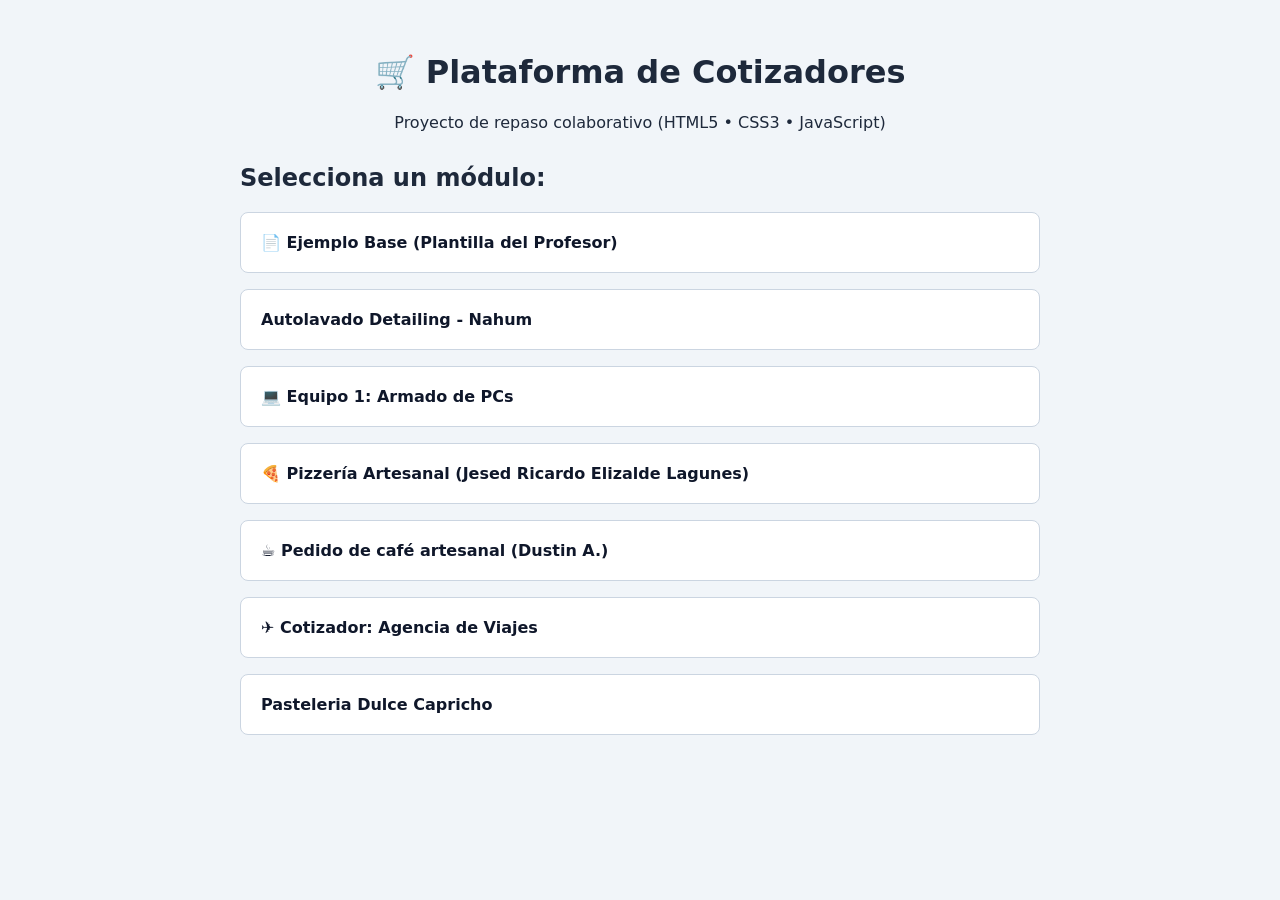
<file: index.html>
<!DOCTYPE html>
<html lang="es">
<head>
  <meta charset="UTF-8">
  <meta name="viewport" content="width=device-width, initial-scale=1.0">
  <title>Cotizadores Colaborativos - Repaso Final</title>
  <style>
    body {
      font-family: system-ui, -apple-system, sans-serif;
      background-color: #f1f5f9;
      color: #1e293b;
      max-width: 800px;
      margin: 0 auto;
      padding: 2rem 1rem;
    }
    header {
      text-align: center;
      margin-bottom: 2rem;
    }
    .menu-equipos {
      list-style: none;
      padding: 0;
      display: flex;
      flex-direction: column;
      gap: 1rem;
    }
    .menu-equipos a {
      display: block;
      background: white;
      padding: 1.25rem;
      border-radius: 8px;
      text-decoration: none;
      color: #0f172a;
      font-weight: 600;
      border: 1px solid #cbd5e1;
      transition: transform 0.2s, border-color 0.2s;
    }
    .menu-equipos a:hover {
      transform: translateX(6px);
      border-color: #2563eb;
      color: #2563eb;
    }
  </style>
</head>
<body>

  <header>
    <h1>🛒 Plataforma de Cotizadores</h1>
    <p>Proyecto de repaso colaborativo (HTML5 • CSS3 • JavaScript)</p>
  </header>

  <main>
    <h2>Selecciona un módulo:</h2>
    
    <!-- =================================================================
         INSTRUCCIONES PARA LOS EQUIPOS (SESIÓN 2):
         Agrega un <li> con el enlace a tu archivo dentro de esta lista.
         Ejemplo: <li><a href="equipo1-pizza.html">🍕 Equipo 1: Pizzería</a></li>
    ================================================================== -->
    <ul class="menu-equipos">
      <li><a href="plantilla.html">📄 Ejemplo Base (Plantilla del Profesor)</a></li>
      <!-- ⬇️ AGREGUEN SUS ENLACES DEBAJO DE ESTA LÍNEA ⬇️ -->
      <li><a href="nahum-autolavado.html">Autolavado Detailing - Nahum</a></li>
      <li><a href="armadopcs-fernando.html">💻 Equipo 1: Armado de PCs</a></li>
      <li>
        <a href="jesed-elizalde-pizzeria.html">
          🍕 Pizzería Artesanal (Jesed Ricardo Elizalde Lagunes)
        </a>
      </li>
      <li>
        <a href="Dustin-Cafeteria.html">
          ☕ Pedido de café artesanal (Dustin A.)
        </a>
      </li>

      <li><a href="gilberto-romero-agencia-viajes.html">✈️ Cotizador: Agencia de Viajes</a></li>

       <li><a href="italy-pasteleria.html">Pasteleria Dulce Capricho </a></li>
      <!-- ⬆️ AGREGUEN SUS ENLACES ARRIBA DE ESTA LÍNEA ⬆️ -->
    </ul>
  </main>

</body>
</html>
</file>
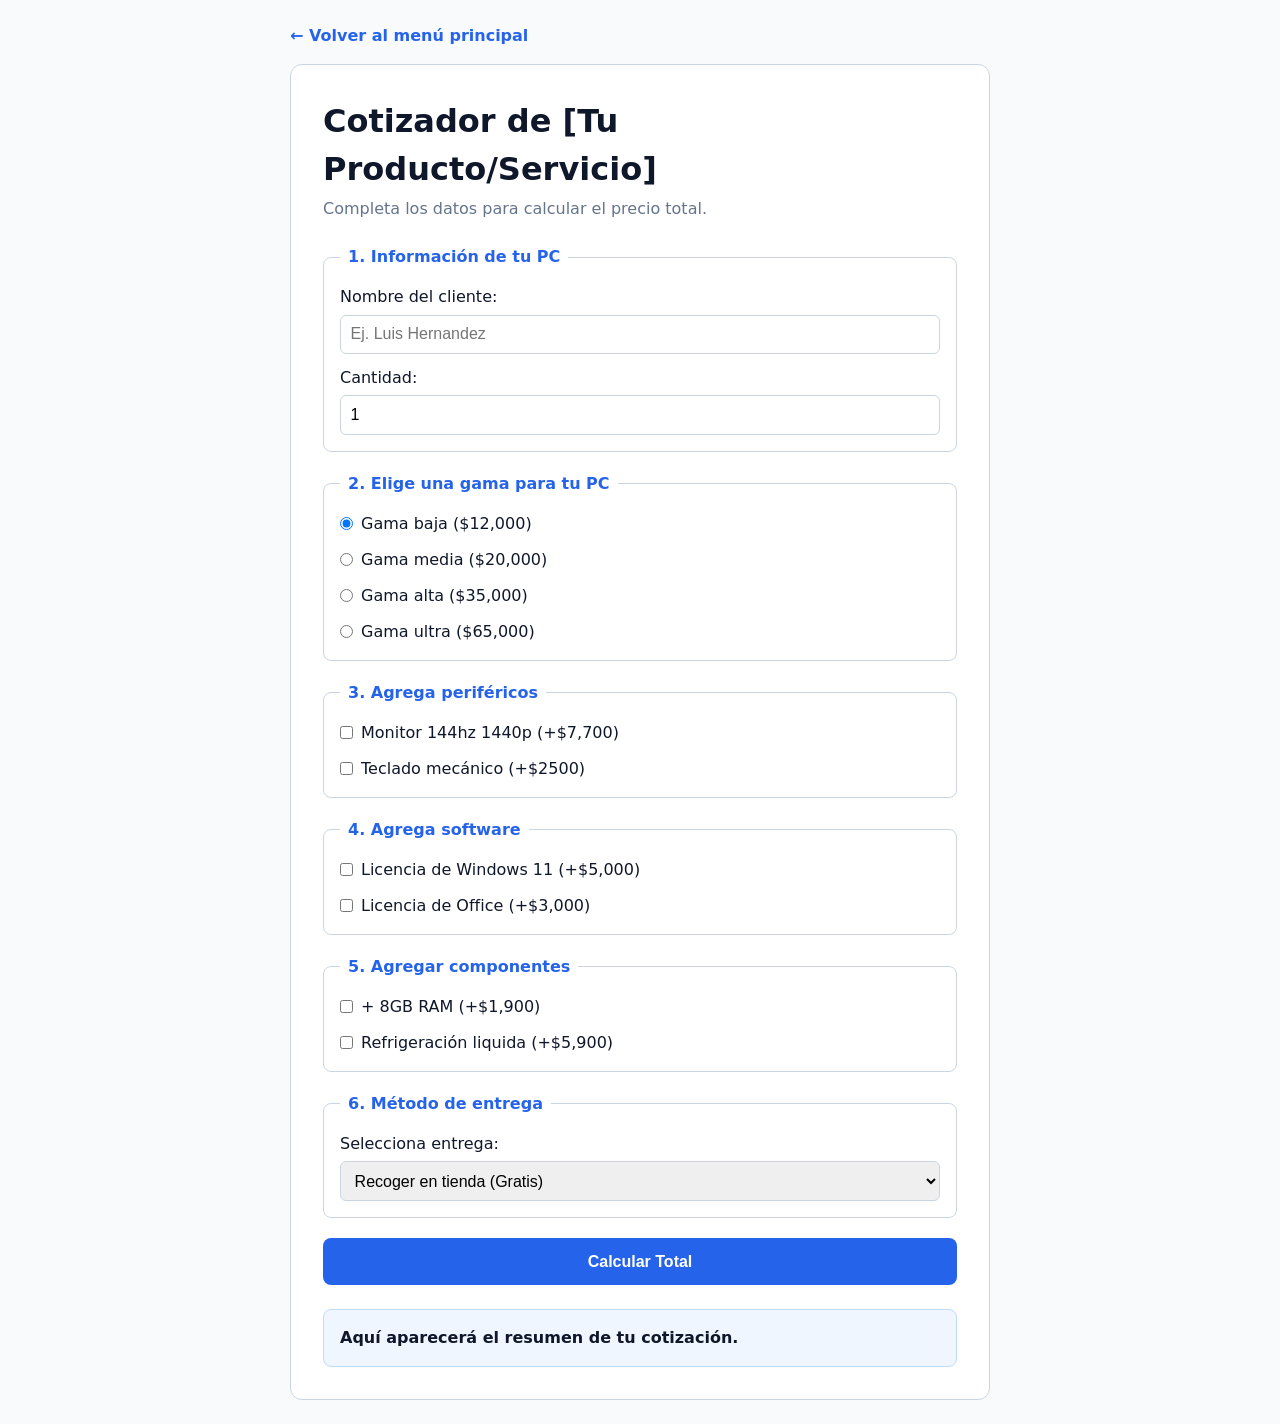
<file: armadopcs-fernando.html>
<!DOCTYPE html>
<html lang="es">
<head>
  <meta charset="UTF-8">
  <meta name="viewport" content="width=device-width, initial-scale=1.0">
  <title>Cotizador - [Nombre de tu Tema]</title>
  
  <!-- SPRINT 2 (Lunes): Cambia "plantilla.css" por el nombre de tu archivo CSS (ej. equipo1.css) -->
  <link rel="stylesheet" href="plantilla.css">
</head>
<body>

  <nav class="barra-volver">
    <a href="index.html">← Volver al menú principal</a>
  </nav>

  <main class="contenedor">
    <h1>Cotizador de [Tu Producto/Servicio]</h1>
    <p>Completa los datos para calcular el precio total.</p>

    <!-- =================================================================
         SPRINT 1 (Jueves y Viernes): FORMULARIO HTML5
         Requisitos:
         1. Usar <fieldset> y <legend> para agrupar secciones.
         2. Vincular cada <label for="id"> con su <input id="id">.
         3. Incluir: number, radio, checkbox y select.
    ================================================================== -->
    <form id="formularioCotizador">

      <!-- SECCIÓN 1: Datos básicos y cantidad -->
      <fieldset class="grupo-campos">
        <legend>1. Información de tu PC</legend>

        <div class="campo">
          <label for="nombreCliente">Nombre del cliente:</label>
          <input type="text" id="nombreCliente" placeholder="Ej. Luis Hernandez" required>
        </div>

        <div class="campo">
          <label for="cantidad">Cantidad:</label>
          <input type="number" id="cantidad" value="1" min="1" max="50" required>
        </div>
      </fieldset>

      <!-- SECCIÓN 2: Opciones excluyentes (Radio) -->
      <fieldset class="grupo-campos">
        <legend>2. Elige una gama para tu PC</legend>
        
        <label class="opcion-linea">
          <input type="radio" name="planBase" id="planBasico" value="12,000" checked>
          Gama baja ($12,000)
        </label>

        <label class="opcion-linea">
          <input type="radio" name="planBase" id="planPremium" value="20,000">
          Gama media ($20,000)
        </label>

        <label class="opcion-linea">
          <input type="radio" name="planBase" id="planPro" value="35,000">
          Gama alta ($35,000)
        </label>
        
        <label class="opcion-linea">
          <input type="radio" name="planBase" id="planUltra" value="65,000">
          Gama ultra ($65,000)
        </label>

      </fieldset>

      <!-- SECCIÓN 3: Extras opcionales (Checkbox) -->
      <fieldset class="grupo-campos">
        <legend>3. Agrega periféricos</legend>

        <label class="opcion-linea">
          <input type="checkbox" id="monitor144" value="7700">
          Monitor 144hz 1440p (+$7,700)
        </label>

        <label class="opcion-linea">
          <input type="checkbox" id="tecladomec" value="2500">
          Teclado mecánico (+$2500)
        </label>
      </fieldset>

      <fieldset class="grupo-campos">
        <legend>4. Agrega software</legend>

        <label class="opcion-linea">
          <input type="checkbox" id="win11" value="5000">
          Licencia de Windows 11 (+$5,000)
        </label>

        <label class="opcion-linea">
          <input type="checkbox" id="office" value="3000">
          Licencia de Office (+$3,000)
        </label>
      </fieldset>

      <fieldset class="grupo-campos">
        <legend>5. Agregar componentes</legend>

        <label class="opcion-linea">
          <input type="checkbox" id="+RAM" value="1900">
          + 8GB RAM (+$1,900)
        </label>

        <label class="opcion-linea">
          <input type="checkbox" id="refliquida" value="5900">
          Refrigeración liquida (+$5,900)
        </label>
      </fieldset>
      <!-- SECCIÓN 4: Lista desplegable (Select) -->
      <fieldset class="grupo-campos">
        <legend>6. Método de entrega</legend>
        
        <div class="campo">
          <label for="tipoEntrega">Selecciona entrega:</label>
          <select id="tipoEntrega">
            <option value="tienda">Recoger en tienda (Gratis)</option>
            <option value="domicilio">Envío a domicilio (+$250)</option>
          </select>
        </div>
      </fieldset>

      <!-- Botón type="button" para que JS lo controle sin recargar la página -->
      <button type="button" id="btnCalcular" class="btn-principal">Calcular Total</button>

    </form>

    <!-- Caja donde JavaScript mostrará el resultado en el Sprint 3 -->
    <div id="cajaResultado" class="resultado">
      Aquí aparecerá el resumen de tu cotización.
    </div>
  </main>

  <!-- SPRINT 3 (Jueves 2): Cambia "plantilla.js" por el nombre de tu archivo JS (ej. equipo1.js) -->
  <script src="plantilla.js"></script>
</body>
</html>
</file>
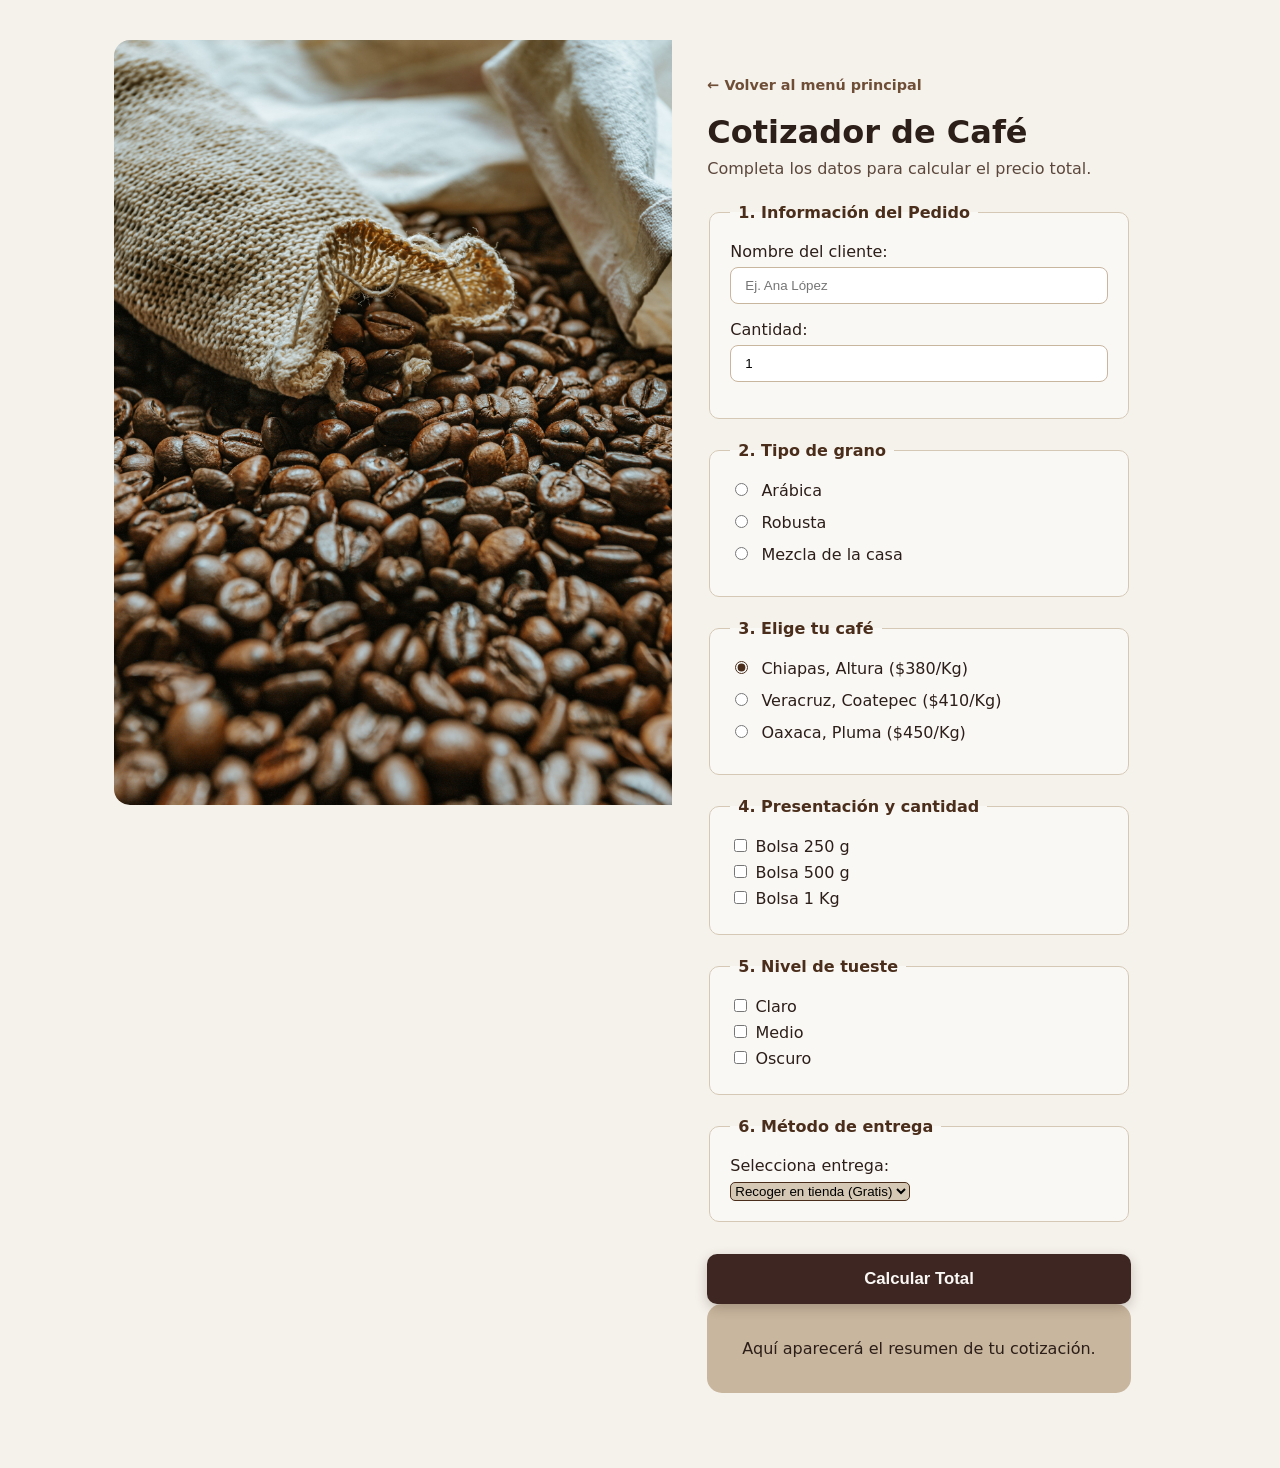
<file: Dustin-Cafeteria.html>
<!DOCTYPE html>
<html lang="es">
<head>
  <meta charset="UTF-8">
  <meta name="viewport" content="width=device-width, initial-scale=1.0">
  <title>Cotizador - Café especialidad</title>
  
  <!-- SPRINT 2 (Lunes): Cambia "plantilla.css" por el nombre de tu archivo CSS (ej. equipo1.css) -->
  <link rel="stylesheet" href="Dustin-Cafeteria.css">
</head>
<body>
  <div class="columna-imagen">
  <img src="IMG-CAFETERIA/pexels-shotbyrain-4912405.jpg">
  </div>


  <main class="contenedor">

    <nav class="barra-volver">
    <a href="index.html">← Volver al menú principal</a>
  </nav>

    <h1>Cotizador de Café </h1>
    <p>Completa los datos para calcular el precio total.</p>

    <!-- =================================================================
         SPRINT 1 (Jueves y Viernes): FORMULARIO HTML5
         Requisitos:
         1. Usar <fieldset> y <legend> para agrupar secciones.
         2. Vincular cada <label for="id"> con su <input id="id">.
         3. Incluir: number, radio, checkbox y select.
    ================================================================== -->
    <form id="formularioCotizador">

    <fieldset class="grupo-campos">
        <legend>1. Información del Pedido</legend>

        <div class="campo">
          <label for="nombreCliente">Nombre del cliente:</label>
          <input type="text" id="nombreCliente" placeholder="Ej. Ana López" required>
        </div>

        <div class="campo">
          <label for="cantidad">Cantidad:</label>
          <input type="number" id="cantidad" value="1" min="1" max="6" required>
        </div>
      </fieldset>

      <!-- SECCIÓN 1: Datos básicos y cantidad -->
      <fieldset class="grupo-campos">
        <legend>2. Tipo de grano</legend>
                
        <label class="opcion-linea">
          <input type="radio" name="planBase" id="planBasico" value="100" checked>
          Arábica
        </label>
                        
        <label class="opcion-linea">
          <input type="radio" name="planBase" id="planBasico" value="100" checked>
          Robusta 
        </label>
                                
        <label class="opcion-linea">
          <input type="radio" name="planBase" id="planBasico" value="100" checked>
          Mezcla de la casa 
        </label>
      </fieldset>

      <!-- SECCIÓN 2: Opciones excluyentes (Radio) -->
      <fieldset class="grupo-campos">
        <legend>3. Elige tu café</legend>
        
        <label class="opcion-linea">
          <input type="radio" name="planBase" id="planBasico" value="100" checked>
          Chiapas, Altura ($380/Kg)
        </label>

        <label class="opcion-linea">
          <input type="radio" name="planBase" id="planPremium" value="200">
          Veracruz, Coatepec ($410/Kg)
        </label>
        
        <label class="opcion-linea">
          <input type="radio" name="planBase" id="planPremium" value="200">
          Oaxaca, Pluma ($450/Kg)
        </label>
      </fieldset>

      <!-- SECCIÓN 3: Extras opcionales (Checkbox) -->
      <fieldset class="grupo-campos">
        <legend>4. Presentación y cantidad</legend>

        <label class="opcion-linea">
          <input type="checkbox" id="extra1" value="30">
          Bolsa 250 g
        </label>

        <label class="opcion-linea">
          <input type="checkbox" id="extra2" value="50">
          Bolsa 500 g
        </label>
        
        <label class="opcion-linea">
          <input type="checkbox" id="extra2" value="50">
          Bolsa 1 Kg
        </label>
      </fieldset>

         <fieldset class="grupo-campos">
        <legend>5. Nivel de tueste</legend>

        <label class="opcion-linea">
          <input type="checkbox" id="extra1" value="30">
          Claro
        </label>

        <label class="opcion-linea">
          <input type="checkbox" id="extra2" value="50">
          Medio
        </label>
        
        <label class="opcion-linea">
          <input type="checkbox" id="extra2" value="50">
          Oscuro
        </label>
      </fieldset>

      <!-- SECCIÓN 4: Lista desplegable (Select) -->
      <fieldset class="grupo-campos">
        <legend>6. Método de entrega</legend>
        
        <div class="campo">
          <label for="tipoEntrega">Selecciona entrega:</label>
          <select id="tipoEntrega">
            <option value="tienda">Recoger en tienda (Gratis)</option>
            <option value="domicilio">Envío a domicilio (+$40)</option>
          </select>
        </div>
      </fieldset>

      <!-- Botón type="button" para que JS lo controle sin recargar la página -->
      <button type="button" id="btnCalcular" class="btn-principal">Calcular Total</button>

    </form>

    <!-- Caja donde JavaScript mostrará el resultado en el Sprint 3 -->
    <div id="cajaResultado" class="resultado">
      Aquí aparecerá el resumen de tu cotización.
    </div>
  </main>

  <!-- SPRINT 3 (Jueves 2): Cambia "plantilla.js" por el nombre de tu archivo JS (ej. equipo1.js) -->
  <script src="plantilla.js"></script>
</body>
</html>
</file>
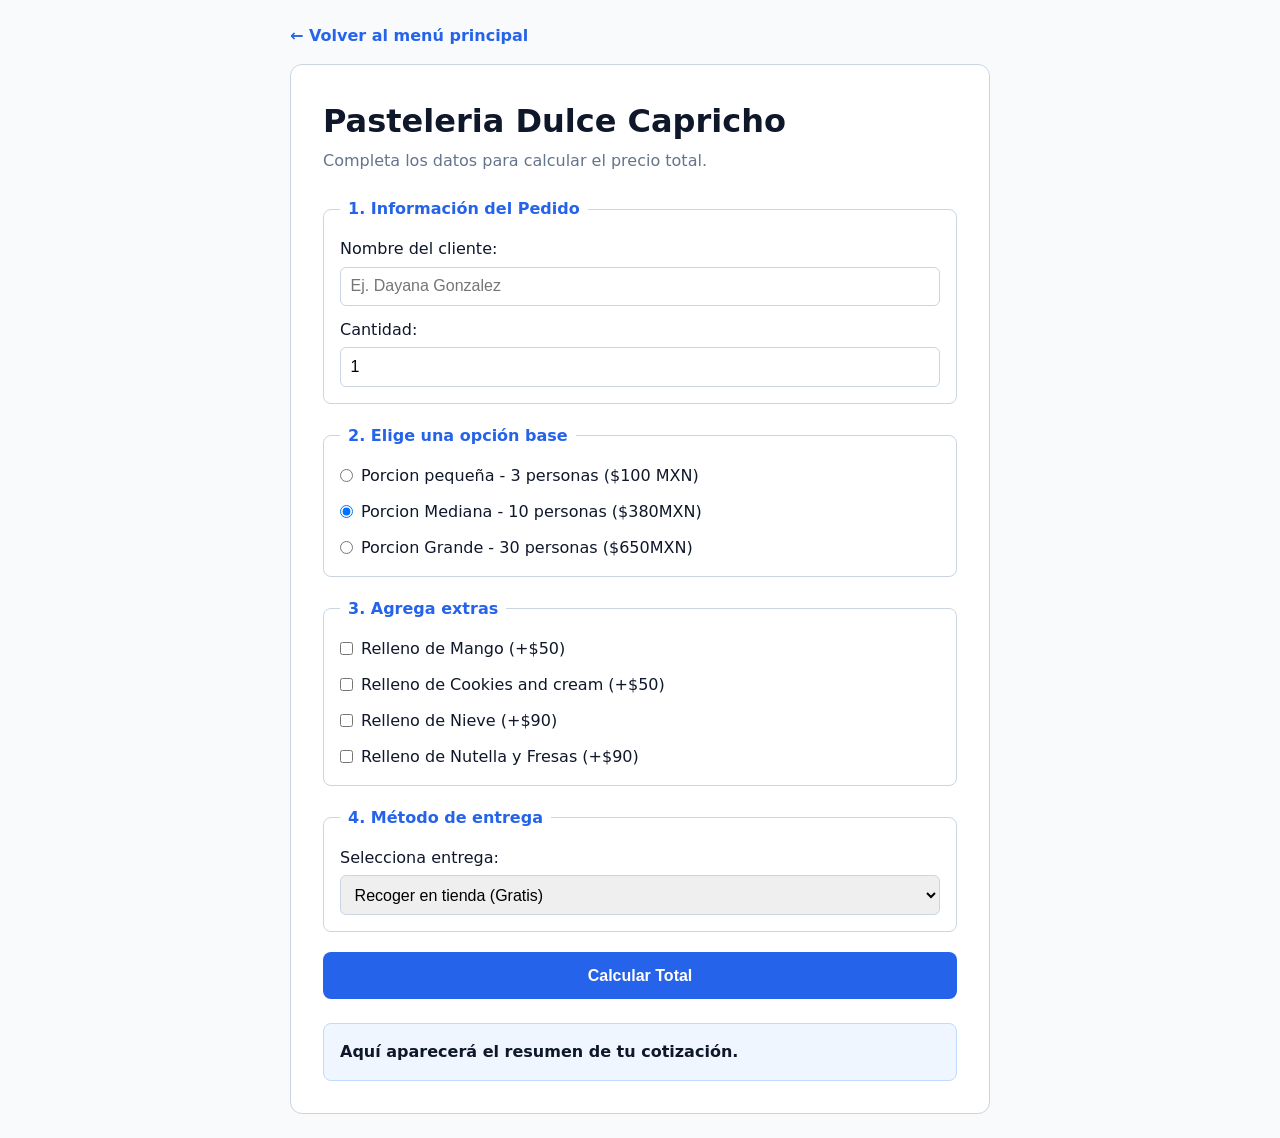
<file: italy-pasteleria.html>
<!DOCTYPE html>
<html lang="es">
<head>
  <meta charset="UTF-8">
  <meta name="viewport" content="width=device-width, initial-scale=1.0">
  <title>Cotizador - Pasteleria dulce capricho</title>
  
  <!-- SPRINT 2 (Lunes): Cambia "plantilla.css" por el nombre de tu archivo CSS (ej. equipo1.css) -->
  <link rel="stylesheet" href="plantilla.css">
</head>
<body>

  <nav class="barra-volver">
    <a href="index.html">← Volver al menú principal</a>
  </nav>

  <main class="contenedor">
    <h1>Pasteleria Dulce Capricho</h1>
    <p>Completa los datos para calcular el precio total.</p>

    <!-- =================================================================
         SPRINT 1 (Jueves y Viernes): FORMULARIO HTML5
         Requisitos:
         1. Usar <fieldset> y <legend> para agrupar secciones.
         2. Vincular cada <label for="id"> con su <input id="id">.
         3. Incluir: number, radio, checkbox y select.
    ================================================================== -->
    <form id="formularioCotizador">

      <!-- SECCIÓN 1: Datos básicos y cantidad -->
      <fieldset class="grupo-campos">
        <legend>1. Información del Pedido</legend>

        <div class="campo">
          <label for="nombreCliente">Nombre del cliente:</label>
          <input type="text" id="nombreCliente" placeholder="Ej. Dayana Gonzalez" required>
        </div>

        <div class="campo">
          <label for="cantidad">Cantidad:</label>
          <input type="number" id="cantidad" value="1" min="1" max="50" required>
        </div>
      </fieldset>

      <!-- SECCIÓN 2: Opciones excluyentes (Radio) -->
      <fieldset class="grupo-campos">
        <legend>2. Elige una opción base</legend>

        <label class="opcion-linea">
          <input type="radio" name="planBase" id="planBasico" value="100" checked>
          Porcion pequeña - 3 personas ($100 MXN)
        </label>

        <label class="opcion-linea">
          <input type="radio" name="planBase" id="planBasico" value="380" checked>
          Porcion Mediana - 10 personas ($380MXN)
        </label>

        <label class="opcion-linea">
          <input type="radio" name="planBase" id="planPremium" value="650">
          Porcion Grande - 30 personas ($650MXN)
        </label>
      </fieldset>

      <!-- SECCIÓN 3: Extras opcionales (Checkbox) -->
      <fieldset class="grupo-campos">
        <legend>3. Agrega extras</legend>

        <label class="opcion-linea">
          <input type="checkbox" id="extra1" value="50">
           Relleno de Mango (+$50) 
        </label>

        <label class="opcion-linea">
          <input type="checkbox" id="extra2" value="50">
          Relleno de Cookies and cream (+$50)
        </label>
        
         <label class="opcion-linea">
          <input type="checkbox" id="extra2" value="90">
          Relleno de Nieve (+$90)
        </label>

         <label class="opcion-linea">
          <input type="checkbox" id="extra2" value="90">
         Relleno de Nutella y Fresas (+$90)
        </label>

      </fieldset>

      <!-- SECCIÓN 4: Lista desplegable (Select) -->
      <fieldset class="grupo-campos">
        <legend>4. Método de entrega</legend>
        
        <div class="campo">
          <label for="tipoEntrega">Selecciona entrega:</label>
          <select id="tipoEntrega">
            <option value="tienda">Recoger en tienda (Gratis)</option>
            <option value="domicilio">Envío a domicilio  (+$100)</option>
          </select>
        </div>
      </fieldset>

      <!-- Botón type="button" para que JS lo controle sin recargar la página -->
      <button type="button" id="btnCalcular" class="btn-principal">Calcular Total</button>

    </form>

    <!-- Caja donde JavaScript mostrará el resultado en el Sprint 3 -->
    <div id="cajaResultado" class="resultado">
      Aquí aparecerá el resumen de tu cotización.
    </div>
  </main>

  <!-- SPRINT 3 (Jueves 2): Cambia "plantilla.js" por el nombre de tu archivo JS (ej. equipo1.js) -->
  <script src="plantilla.js"></script>
</body>
</html>
</file>
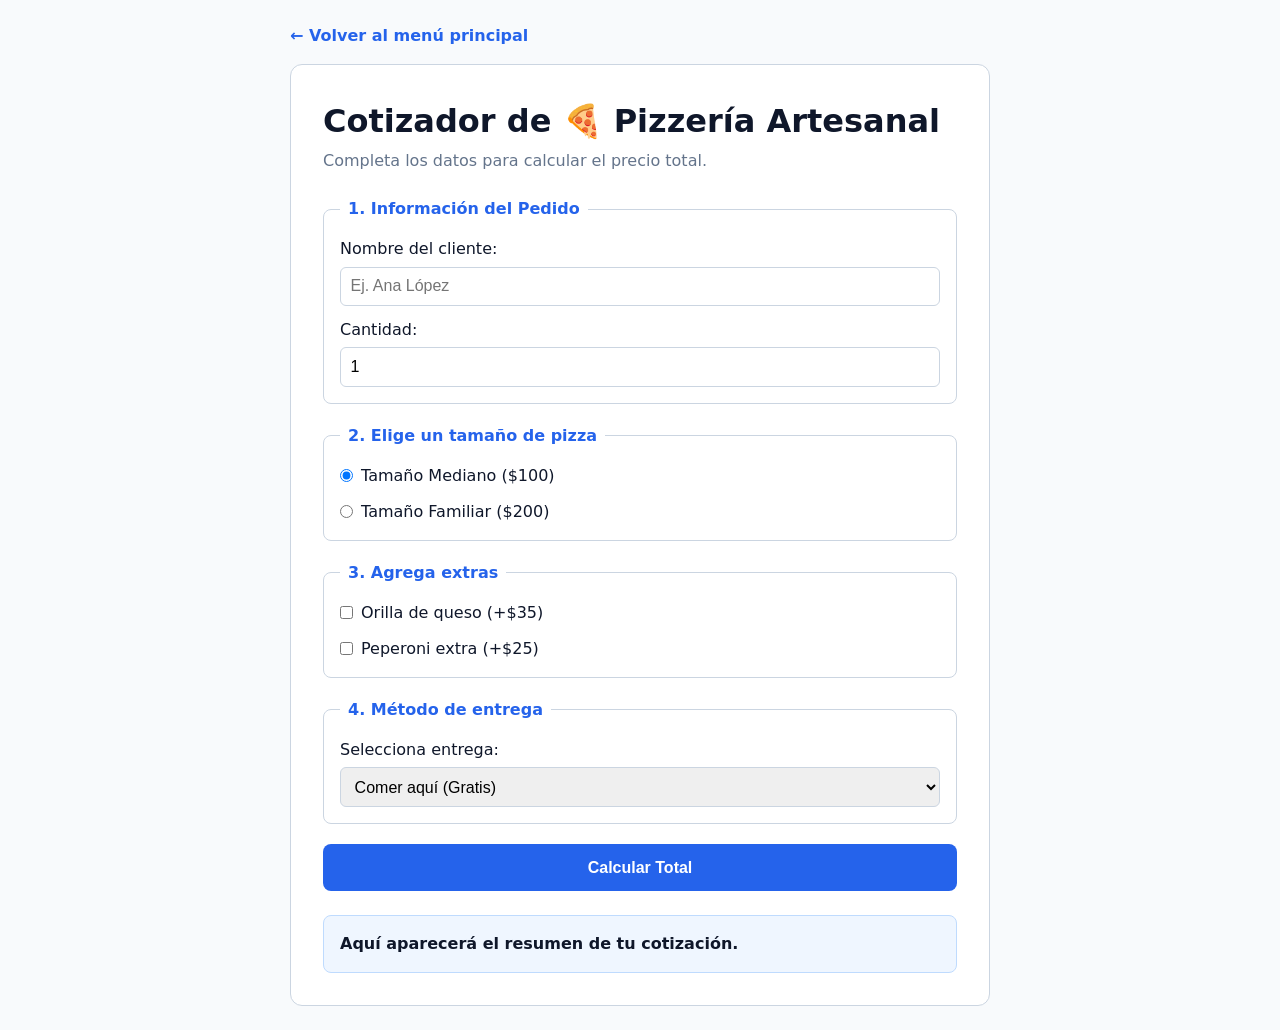
<file: jesed-elizalde-pizzeria.html>
<!DOCTYPE html>
<html lang="es">
<head>
  <meta charset="UTF-8">
  <meta name="viewport" content="width=device-width, initial-scale=1.0">
  <title>Cotizador - 🍕 Pizzería Artesanal</title>
  
  <!-- SPRINT 2 (Lunes): Cambia "plantilla.css" por el nombre de tu archivo CSS (ej. equipo1.css) -->
  <link rel="stylesheet" href="plantilla.css">
</head>
<body>

  <nav class="barra-volver">
    <a href="index.html">← Volver al menú principal</a>
  </nav>

  <main class="contenedor">
    <h1>Cotizador de 🍕 Pizzería Artesanal</h1>
    <p>Completa los datos para calcular el precio total.</p>

    <!-- =================================================================
         SPRINT 1 (Jueves y Viernes): FORMULARIO HTML5
         Requisitos:
         1. Usar <fieldset> y <legend> para agrupar secciones.
         2. Vincular cada <label for="id"> con su <input id="id">.
         3. Incluir: number, radio, checkbox y select.
    ================================================================== -->
    <form id="formularioCotizador">

      <!-- SECCIÓN 1: Datos básicos y cantidad -->
      <fieldset class="grupo-campos">
        <legend>1. Información del Pedido</legend>

        <div class="campo">
          <label for="nombreCliente">Nombre del cliente:</label>
          <input type="text" id="nombreCliente" placeholder="Ej. Ana López" required>
        </div>

        <div class="campo">
          <label for="cantidad">Cantidad:</label>
          <input type="number" id="cantidad" value="1" min="1" max="50" required>
        </div>
      </fieldset>

      <!-- SECCIÓN 2: Opciones excluyentes (Radio) -->
      <fieldset class="grupo-campos">
        <legend>2. Elige un tamaño de pizza</legend>
        
        <label class="opcion-linea">
          <input type="radio" name="tamanio" id="mediana" value="150" checked>
          Tamaño Mediano ($100)
        </label>

        <label class="opcion-linea">
          <input type="radio" name="tamanio" id="familiar" value="200">
          Tamaño Familiar ($200)
        </label>
      </fieldset>

      <!-- SECCIÓN 3: Extras opcionales (Checkbox) -->
      <fieldset class="grupo-campos">
        <legend>3. Agrega extras</legend>

        <label class="opcion-linea">
          <input type="checkbox" id="extra1" value="35">
          Orilla de queso (+$35)
        </label>

        <label class="opcion-linea">
          <input type="checkbox" id="extra2" value="25">
          Peperoni extra (+$25)
        </label>
      </fieldset>

      <!-- SECCIÓN 4: Lista desplegable (Select) -->
      <fieldset class="grupo-campos">
        <legend>4. Método de entrega</legend>
        
        <div class="campo">
          <label for="tipoEntrega">Selecciona entrega:</label>
          <select id="tipoEntrega">
            <option value="tienda">Comer aquí (Gratis)</option>
            <option value="domicilio">Envío a domicilio (+$40)</option>
          </select>
        </div>
      </fieldset>

      <!-- Botón type="button" para que JS lo controle sin recargar la página -->
      <button type="button" id="btnCalcular" class="btn-principal">Calcular Total</button>

    </form>

    <!-- Caja donde JavaScript mostrará el resultado en el Sprint 3 -->
    <div id="cajaResultado" class="resultado">
      Aquí aparecerá el resumen de tu cotización.
    </div>
  </main>

  <!-- SPRINT 3 (Jueves 2): Cambia "plantilla.js" por el nombre de tu archivo JS (ej. equipo1.js) -->
  <script src="plantilla.js"></script>
</body>
</html>
</file>
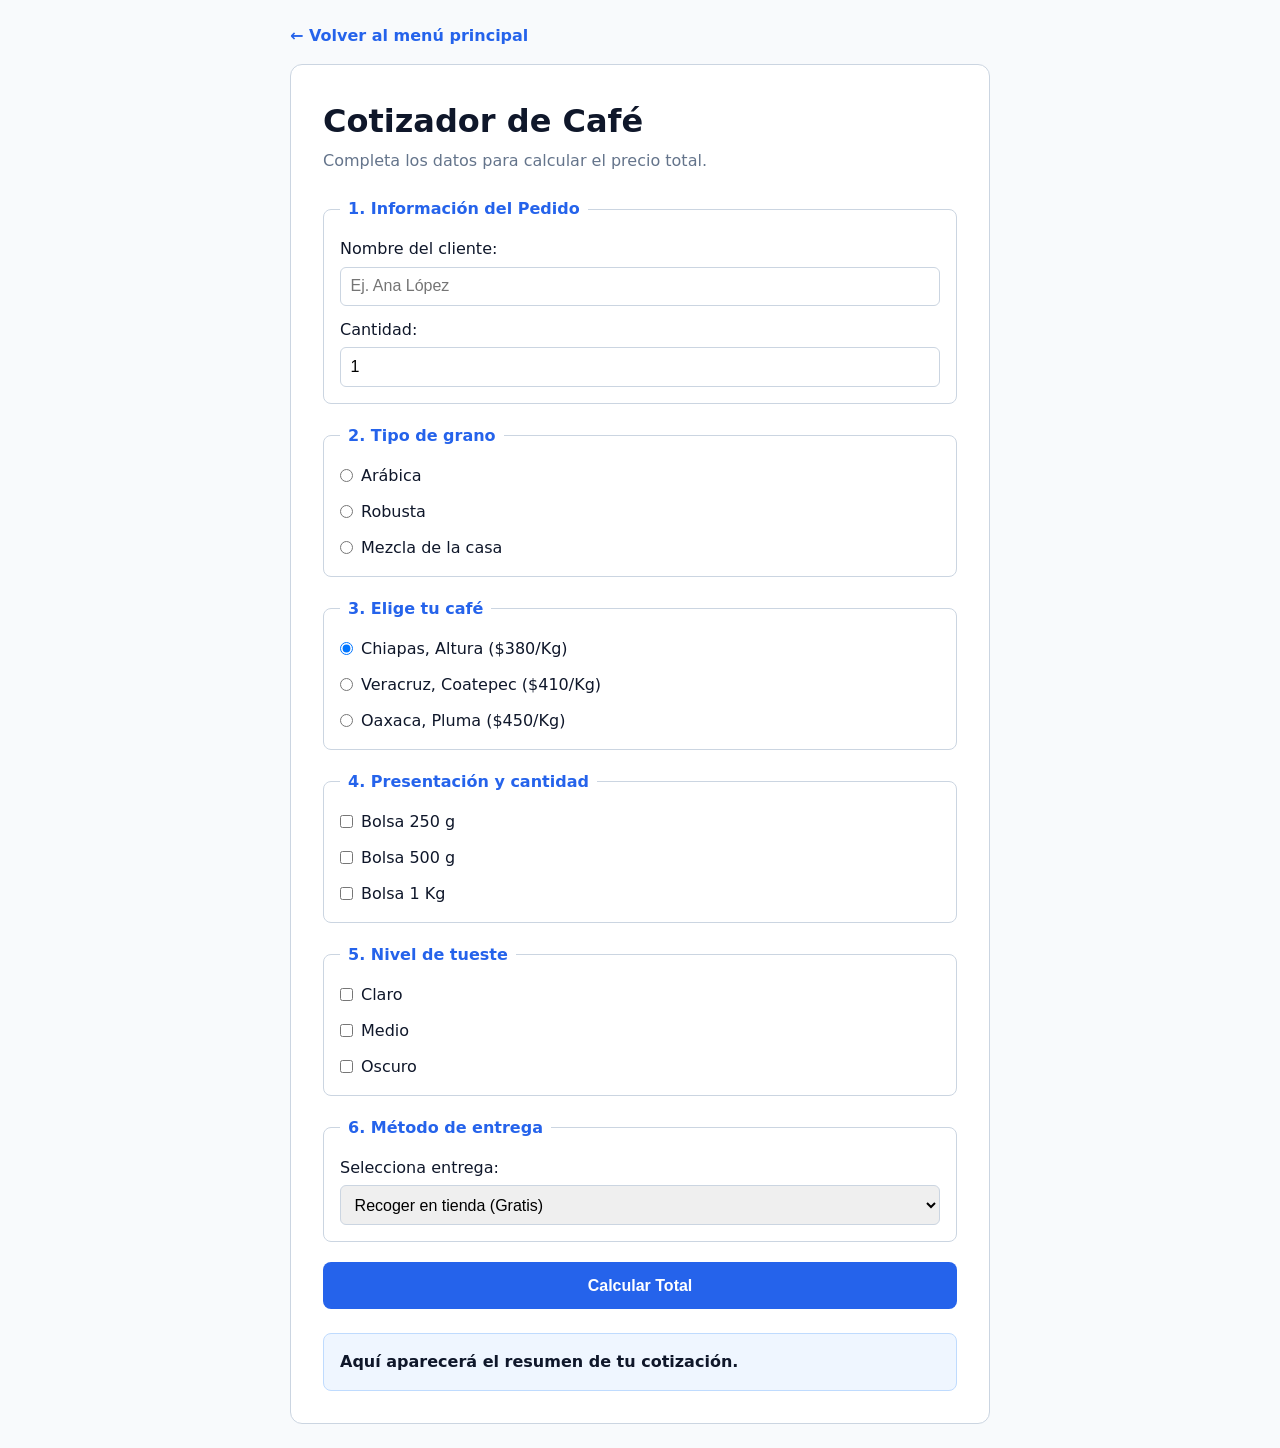
<file: Plantilla-Cafeteria.html>
<!DOCTYPE html>
<html lang="es">
<head>
  <meta charset="UTF-8">
  <meta name="viewport" content="width=device-width, initial-scale=1.0">
  <title>Cotizador - [Nombre de tu Tema]</title>
  
  <!-- SPRINT 2 (Lunes): Cambia "plantilla.css" por el nombre de tu archivo CSS (ej. equipo1.css) -->
  <link rel="stylesheet" href="plantilla.css">
</head>
<body>

  <nav class="barra-volver">
    <a href="index.html">← Volver al menú principal</a>
  </nav>

  <main class="contenedor">
    <h1>Cotizador de Café </h1>
    <p>Completa los datos para calcular el precio total.</p>

    <!-- =================================================================
         SPRINT 1 (Jueves y Viernes): FORMULARIO HTML5
         Requisitos:
         1. Usar <fieldset> y <legend> para agrupar secciones.
         2. Vincular cada <label for="id"> con su <input id="id">.
         3. Incluir: number, radio, checkbox y select.
    ================================================================== -->
    <form id="formularioCotizador">

    <fieldset class="grupo-campos">
        <legend>1. Información del Pedido</legend>

        <div class="campo">
          <label for="nombreCliente">Nombre del cliente:</label>
          <input type="text" id="nombreCliente" placeholder="Ej. Ana López" required>
        </div>

        <div class="campo">
          <label for="cantidad">Cantidad:</label>
          <input type="number" id="cantidad" value="1" min="1" max="6" required>
        </div>
      </fieldset>

      <!-- SECCIÓN 1: Datos básicos y cantidad -->
      <fieldset class="grupo-campos">
        <legend>2. Tipo de grano</legend>
                
        <label class="opcion-linea">
          <input type="radio" name="planBase" id="planBasico" value="100" checked>
          Arábica 
        </label>
                        
        <label class="opcion-linea">
          <input type="radio" name="planBase" id="planBasico" value="100" checked>
          Robusta 
        </label>
                                
        <label class="opcion-linea">
          <input type="radio" name="planBase" id="planBasico" value="100" checked>
          Mezcla de la casa 
        </label>
      </fieldset>

      <!-- SECCIÓN 2: Opciones excluyentes (Radio) -->
      <fieldset class="grupo-campos">
        <legend>3. Elige tu café</legend>
        
        <label class="opcion-linea">
          <input type="radio" name="planBase" id="planBasico" value="100" checked>
          Chiapas, Altura ($380/Kg)
        </label>

        <label class="opcion-linea">
          <input type="radio" name="planBase" id="planPremium" value="200">
          Veracruz, Coatepec ($410/Kg)
        </label>
        
        <label class="opcion-linea">
          <input type="radio" name="planBase" id="planPremium" value="200">
          Oaxaca, Pluma ($450/Kg)
        </label>
      </fieldset>

      <!-- SECCIÓN 3: Extras opcionales (Checkbox) -->
      <fieldset class="grupo-campos">
        <legend>4. Presentación y cantidad</legend>

        <label class="opcion-linea">
          <input type="checkbox" id="extra1" value="30">
          Bolsa 250 g
        </label>

        <label class="opcion-linea">
          <input type="checkbox" id="extra2" value="50">
          Bolsa 500 g
        </label>
        
        <label class="opcion-linea">
          <input type="checkbox" id="extra2" value="50">
          Bolsa 1 Kg
        </label>
      </fieldset>

         <fieldset class="grupo-campos">
        <legend>5. Nivel de tueste</legend>

        <label class="opcion-linea">
          <input type="checkbox" id="extra1" value="30">
          Claro
        </label>

        <label class="opcion-linea">
          <input type="checkbox" id="extra2" value="50">
          Medio
        </label>
        
        <label class="opcion-linea">
          <input type="checkbox" id="extra2" value="50">
          Oscuro
        </label>
      </fieldset>

      <!-- SECCIÓN 4: Lista desplegable (Select) -->
      <fieldset class="grupo-campos">
        <legend>6. Método de entrega</legend>
        
        <div class="campo">
          <label for="tipoEntrega">Selecciona entrega:</label>
          <select id="tipoEntrega">
            <option value="tienda">Recoger en tienda (Gratis)</option>
            <option value="domicilio">Envío a domicilio (+$40)</option>
          </select>
        </div>
      </fieldset>

      <!-- Botón type="button" para que JS lo controle sin recargar la página -->
      <button type="button" id="btnCalcular" class="btn-principal">Calcular Total</button>

    </form>

    <!-- Caja donde JavaScript mostrará el resultado en el Sprint 3 -->
    <div id="cajaResultado" class="resultado">
      Aquí aparecerá el resumen de tu cotización.
    </div>
  </main>

  <!-- SPRINT 3 (Jueves 2): Cambia "plantilla.js" por el nombre de tu archivo JS (ej. equipo1.js) -->
  <script src="plantilla.js"></script>
</body>
</html>
</file>
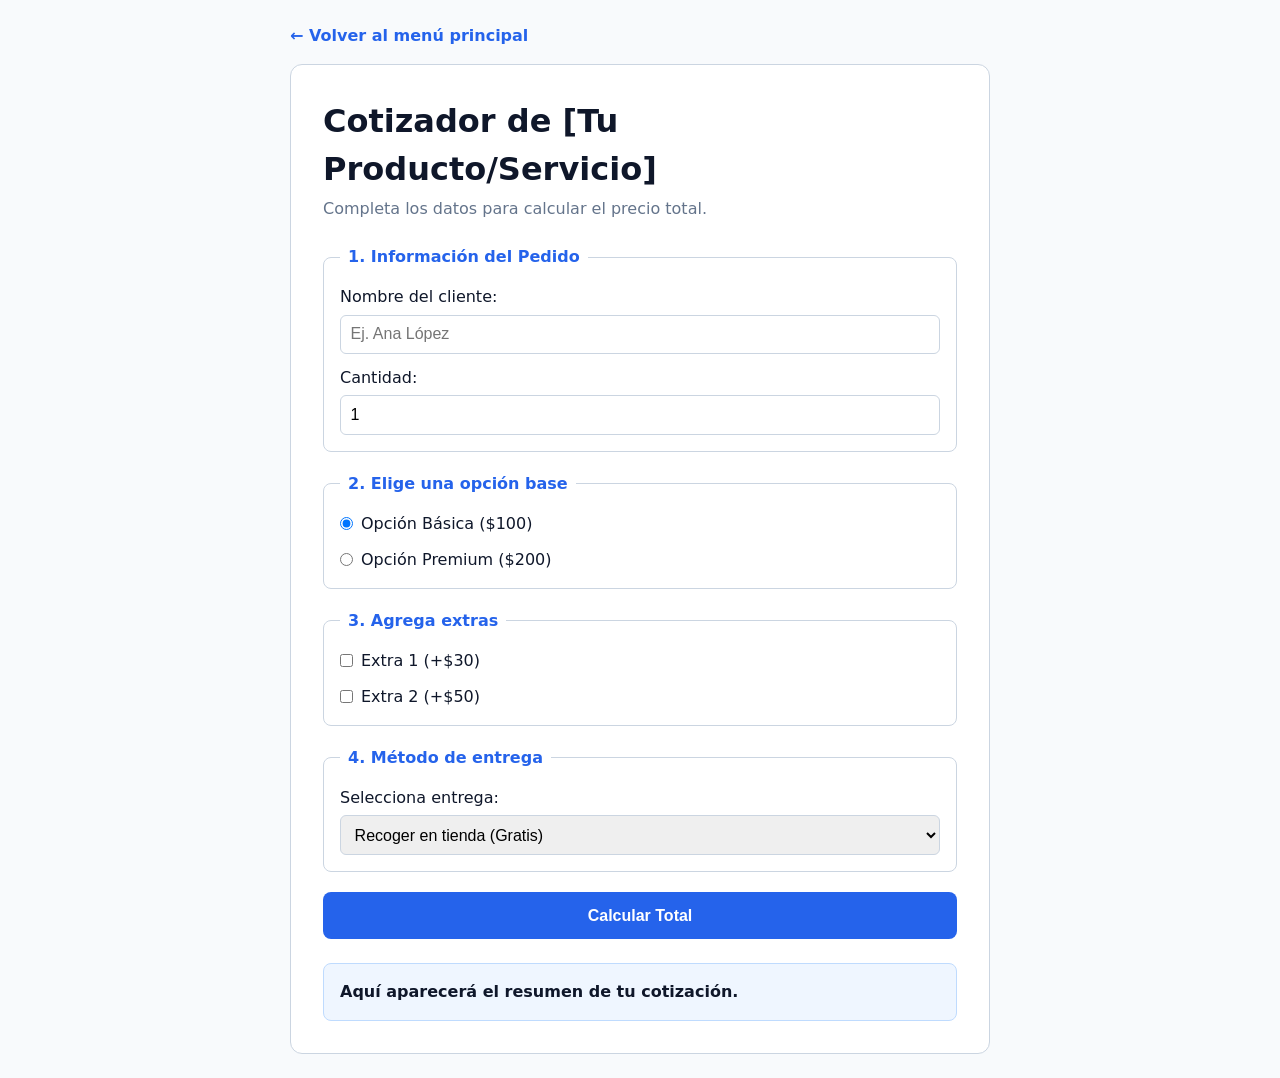
<file: plantilla.html>
<!DOCTYPE html>
<html lang="es">
<head>
  <meta charset="UTF-8">
  <meta name="viewport" content="width=device-width, initial-scale=1.0">
  <title>Cotizador - [Nombre de tu Tema]</title>
  
  <!-- SPRINT 2 (Lunes): Cambia "plantilla.css" por el nombre de tu archivo CSS (ej. equipo1.css) -->
  <link rel="stylesheet" href="plantilla.css">
</head>
<body>

  <nav class="barra-volver">
    <a href="index.html">← Volver al menú principal</a>
  </nav>

  <main class="contenedor">
    <h1>Cotizador de [Tu Producto/Servicio]</h1>
    <p>Completa los datos para calcular el precio total.</p>

    <!-- =================================================================
         SPRINT 1 (Jueves y Viernes): FORMULARIO HTML5
         Requisitos:
         1. Usar <fieldset> y <legend> para agrupar secciones.
         2. Vincular cada <label for="id"> con su <input id="id">.
         3. Incluir: number, radio, checkbox y select.
    ================================================================== -->
    <form id="formularioCotizador">

      <!-- SECCIÓN 1: Datos básicos y cantidad -->
      <fieldset class="grupo-campos">
        <legend>1. Información del Pedido</legend>

        <div class="campo">
          <label for="nombreCliente">Nombre del cliente:</label>
          <input type="text" id="nombreCliente" placeholder="Ej. Ana López" required>
        </div>

        <div class="campo">
          <label for="cantidad">Cantidad:</label>
          <input type="number" id="cantidad" value="1" min="1" max="50" required>
        </div>
      </fieldset>

      <!-- SECCIÓN 2: Opciones excluyentes (Radio) -->
      <fieldset class="grupo-campos">
        <legend>2. Elige una opción base</legend>
        
        <label class="opcion-linea">
          <input type="radio" name="planBase" id="planBasico" value="100" checked>
          Opción Básica ($100)
        </label>

        <label class="opcion-linea">
          <input type="radio" name="planBase" id="planPremium" value="200">
          Opción Premium ($200)
        </label>
      </fieldset>

      <!-- SECCIÓN 3: Extras opcionales (Checkbox) -->
      <fieldset class="grupo-campos">
        <legend>3. Agrega extras</legend>

        <label class="opcion-linea">
          <input type="checkbox" id="extra1" value="30">
          Extra 1 (+$30)
        </label>

        <label class="opcion-linea">
          <input type="checkbox" id="extra2" value="50">
          Extra 2 (+$50)
        </label>
      </fieldset>

      <!-- SECCIÓN 4: Lista desplegable (Select) -->
      <fieldset class="grupo-campos">
        <legend>4. Método de entrega</legend>
        
        <div class="campo">
          <label for="tipoEntrega">Selecciona entrega:</label>
          <select id="tipoEntrega">
            <option value="tienda">Recoger en tienda (Gratis)</option>
            <option value="domicilio">Envío a domicilio (+$40)</option>
          </select>
        </div>
      </fieldset>

      <!-- Botón type="button" para que JS lo controle sin recargar la página -->
      <button type="button" id="btnCalcular" class="btn-principal">Calcular Total</button>

    </form>

    <!-- Caja donde JavaScript mostrará el resultado en el Sprint 3 -->
    <div id="cajaResultado" class="resultado">
      Aquí aparecerá el resumen de tu cotización.
    </div>
  </main>

  <!-- SPRINT 3 (Jueves 2): Cambia "plantilla.js" por el nombre de tu archivo JS (ej. equipo1.js) -->
  <script src="plantilla.js"></script>
</body>
</html>
</file>
<file: plantilla.css>
/* =================================================================
   SPRINT 2 (Lunes y Miércoles): CSS3, FLEXBOX Y RESPONSIVE
   1. Personaliza los colores de tu equipo en :root.
   2. Usa Flexbox para alinear elementos.
   3. Ajusta el diseño móvil en la @media query al final.
================================================================== */

:root {
  --color-fondo: #f8fafc;
  --color-tarjeta: #ffffff;
  --color-primario: #2563eb;
  --color-primario-hover: #1d4ed8;
  --color-texto: #0f172a;
  --color-borde: #cbd5e1;
}

* {
  box-sizing: border-box;
  margin: 0;
  padding: 0;
}

body {
  font-family: system-ui, -apple-system, sans-serif;
  background-color: var(--color-fondo);
  color: var(--color-texto);
  padding: 1.5rem;
  line-height: 1.5;
}

.barra-volver {
  max-width: 700px;
  margin: 0 auto 1rem;
}

.barra-volver a {
  color: var(--color-primario);
  text-decoration: none;
  font-weight: 600;
}

.contenedor {
  max-width: 700px;
  margin: 0 auto;
  background-color: var(--color-tarjeta);
  padding: 2rem;
  border-radius: 12px;
  border: 1px solid var(--color-borde);
}

h1 {
  margin-bottom: 0.25rem;
}

.contenedor > p {
  color: #64748b;
  margin-bottom: 1.5rem;
}

/* Flexbox aplicado al formulario */
form {
  display: flex;
  flex-direction: column;
  gap: 1.25rem;
}

.grupo-campos {
  border: 1px solid var(--color-borde);
  border-radius: 8px;
  padding: 1rem;
  display: flex;
  flex-direction: column;
  gap: 0.75rem;
}

legend {
  font-weight: 700;
  padding: 0 0.5rem;
  color: var(--color-primario);
}

.campo {
  display: flex;
  flex-direction: column;
  gap: 0.35rem;
}

input[type="text"],
input[type="number"],
select {
  padding: 0.6rem;
  border: 1px solid var(--color-borde);
  border-radius: 6px;
  font-size: 1rem;
}

.opcion-linea {
  display: flex;
  align-items: center;
  gap: 0.5rem;
  cursor: pointer;
}

.btn-principal {
  background-color: var(--color-primario);
  color: white;
  border: none;
  padding: 0.9rem;
  font-size: 1rem;
  font-weight: 700;
  border-radius: 8px;
  cursor: pointer;
  transition: background-color 0.2s;
}

.btn-principal:hover {
  background-color: var(--color-primario-hover);
}

.resultado {
  margin-top: 1.5rem;
  padding: 1rem;
  border-radius: 8px;
  background-color: #eff6ff;
  border: 1px solid #bfdbfe;
  font-weight: 600;
}

/* =================================================================
   DISEÑO RESPONSIVE (Móviles menores a 600px)
================================================================== */
@media (max-width: 600px) {
  body {
    padding: 0.75rem;
  }

  .contenedor {
    padding: 1.25rem;
  }

  .btn-principal {
    width: 100%;
  }
}
</file>
<file: Dustin-Cafeteria.css>
body {
  background-color: #F5F2EB;
  font-family: system-ui, -apple-system, sans-serif;
  margin: 0;
  padding: 40px 20px;
  display: flex;
  justify-content: center;
}
.columna-imagen {
  flex: 0 0 45%;
  position: sticky;
  height: 85vh;
  top: 20px;
}
.columna-imagen img {
  width: 100%;
  height: 100%;
  object-fit: cover;
  object-position: center 65%; 
  border-radius: 16px 0 0 16px;
}
.contenedor-principal {
  display: flex;
  align-items: stretch; 
  max-width: 1320px;
  width: 92%;
  background-color: #EAE3D5; 
  border-radius: 16px;
  box-shadow: 0 10px 25px rgba(62, 39, 35, 0.1);
}
.columna-formulario {
  flex: 1;
  padding: 0;
}
@media (max-width: 768px) {
body {
    padding: 15px 10px; 
  }

  .contenedor-principal {
    flex-direction: column;
    width: 100%;
    border-radius: 12px;
  }

  .columna-imagen {
    display: none;
  }

  
  .columna-imagen::after {
    content: "";
    position: absolute;
    inset: 0;
    background: linear-gradient(to bottom, transparent 40%, #EAE3D5 100%);
  }

  .columna-imagen img {
    width: 100%;
    height: 100%;
    object-fit: cover;
    object-position: center 65%;
  }

  main {
    padding:25px 18px; 
  }
  main h1{
    font-size: 1.6rem;
  }
  main fieldset{
    padding: 15px;
  }
}
main{
    background-color: transparent;
    border-radius: 15px;
    padding: 35px;
    color: #2C1E18;
}

main h1 {
  margin-top: 0;
  margin-bottom: 8px;
  color: #2C1E18;
}

main > p {
  margin-top: 0;
  margin-bottom: 25px;
  color: #5C473C;
}


main fieldset {
  background-color: #FAF8F5; 
  border: 1px solid #D5C8B4;
  border-radius: 10px;
  padding: 20px;             
  margin-bottom: 22px;       
}


main legend {
  font-weight: 700;
  color: #4A2E1B;            
  padding: 0 8px;
}


main label {
  display: block;
  margin-bottom: 6px;
  font-weight: 500;
}


main input[type="text"],
main input[type="number"] {
  width: 100%;
  padding: 10px 14px;        
  margin-bottom: 16px;       
  border: 1px solid #C8B69E;
  border-radius: 8px;
  background-color: #FFFFFF;
  box-sizing: border-box;    
}


main input[type="radio"] {
  accent-color: #4A2E1B;     
  margin-right: 8px;
  margin-bottom: 10px;
}

main a{
    display: inline-block;
  color: #6F4E37;
  text-decoration: none;
  font-size: 0.9rem;
  font-weight: 600;
  margin-bottom: 20px;
}
main a:hover{
    color: #2C1E18;
  text-decoration: underline;
}
main select{
    border: solid 1px #4A2E1B;
    background-color: #D5C8B4;
    border-radius: 5px;
}
.resultado{
    background-color: #C8B69E;
    border-radius: 15px;
    padding: 35px;
}
main button[type="button"] {
  width: 100%;                   
  background-color: #3E2723;     
  color: #FAF8F5;                
  font-size: 1.05rem;
  font-weight: 600;
  padding: 15px 24px;
  margin-top: 10px;
  border: none;
  border-radius: 10px;
  cursor: pointer;               
  box-shadow: 0 4px 12px rgba(62, 39, 35, 0.25);
  
  transition: all 0.25s ease;
}
</file>
